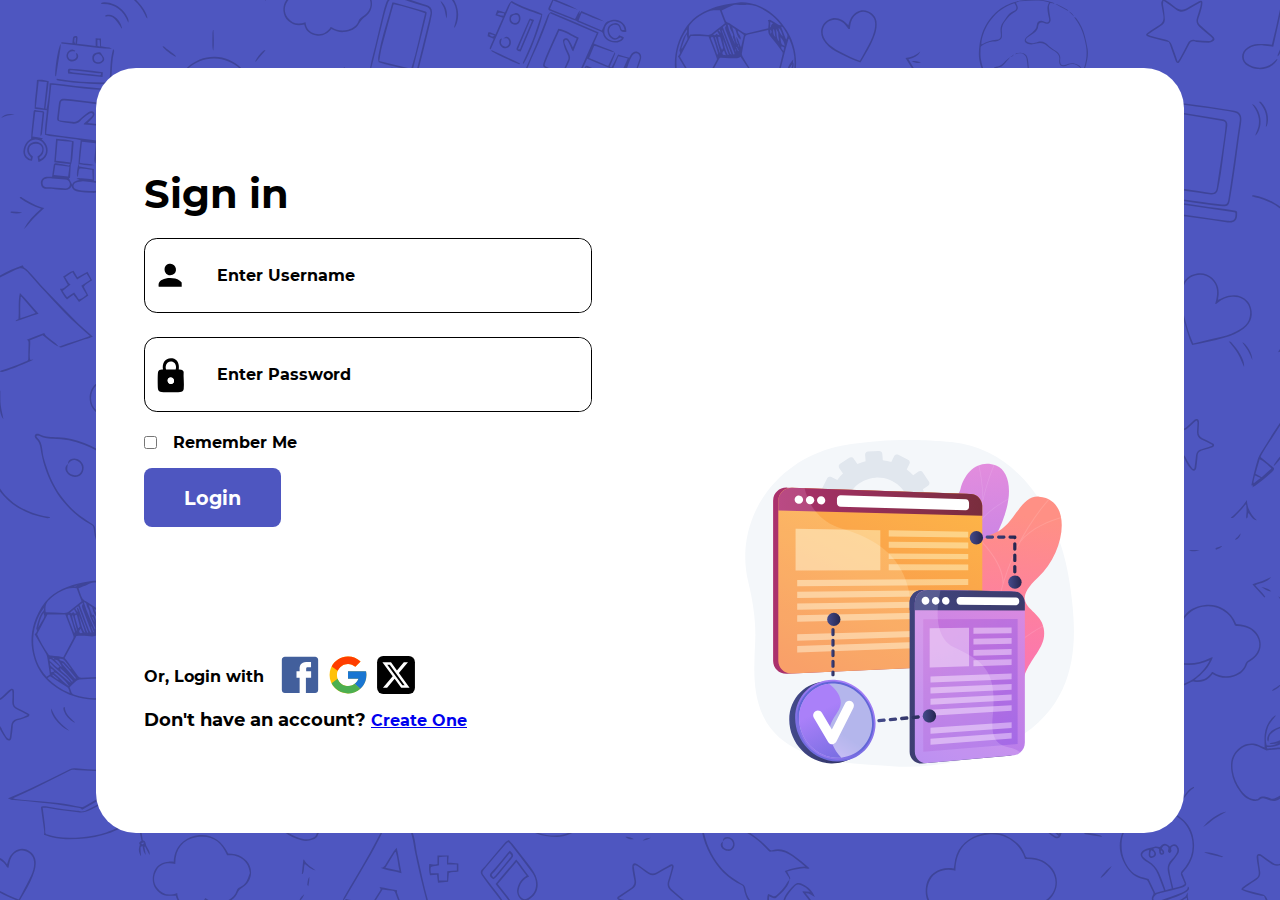
<file: index.html>
<!DOCTYPE html>
<html lang="en">

<head>
  <meta charset="UTF-8">
  <meta name="viewport" content="width=device-width, initial-scale=1.0">
  <title>Login</title>
  <link rel="stylesheet" href="styles/login.css">
</head>

<body>
  <img class="background" src="images/login/background.svg" alt="back">
  <div class="container">
    <div class="form">
      <div class="top-login">
        <div class="title-form">
          <h1>Sign in</h1>
        </div>
        <div class="input-container">
          <div class="username">
            <img src="images/login/username.svg" width="50" height="50" alt="username">
            <input type="text" class="userInput js-userInput" required>
            <span class="userplaceholder">Enter Username</span>
          </div>
          <div class="password">
            <img src="images/login/password.svg" width="50" height="50" alt="username">
            <input type="text" class="userPass js-userPass" required>
            <span class="passplaceholder">Enter Password</span>
          </div>
        </div>
        <div class="rem">
          <input type="checkbox" class="remember-check">
          <span>Remember Me</span>
        </div>
        <div class="login-btn-container">
          <button class="login-btn" id="js-login-btn">
            Login
          </button>
        </div>
      </div>
      <div class="bottom-login">
        <div class="sign-in-option">
          <span>Or, Login with</span>
          <div class="logo">
            <button>
              <img src="images/login/facebook-logo.svg" width="40" height="40" alt="facebook-logo">
            </button>
            <button>
              <img src="images/login/google-logo.svg" width="40" height="40" alt="google-logo">
            </button>
            <button>
              <img src="images/login/X-logo.svg" width="40" height="40" alt="X-logo">
            </button>
          </div>
        </div>
        <div class="signup">
          <span>Don't have an account?</span>
          <a href="register.html">Create One</a>
        </div>
      </div>
    </div>
    <div class="element">
      <img src="images/login/login-back-element.svg" alt="login-element-image">
    </div>
  </div>

  <script type="module" src="./script/login.js"></script>
</body>


</html>
</file>
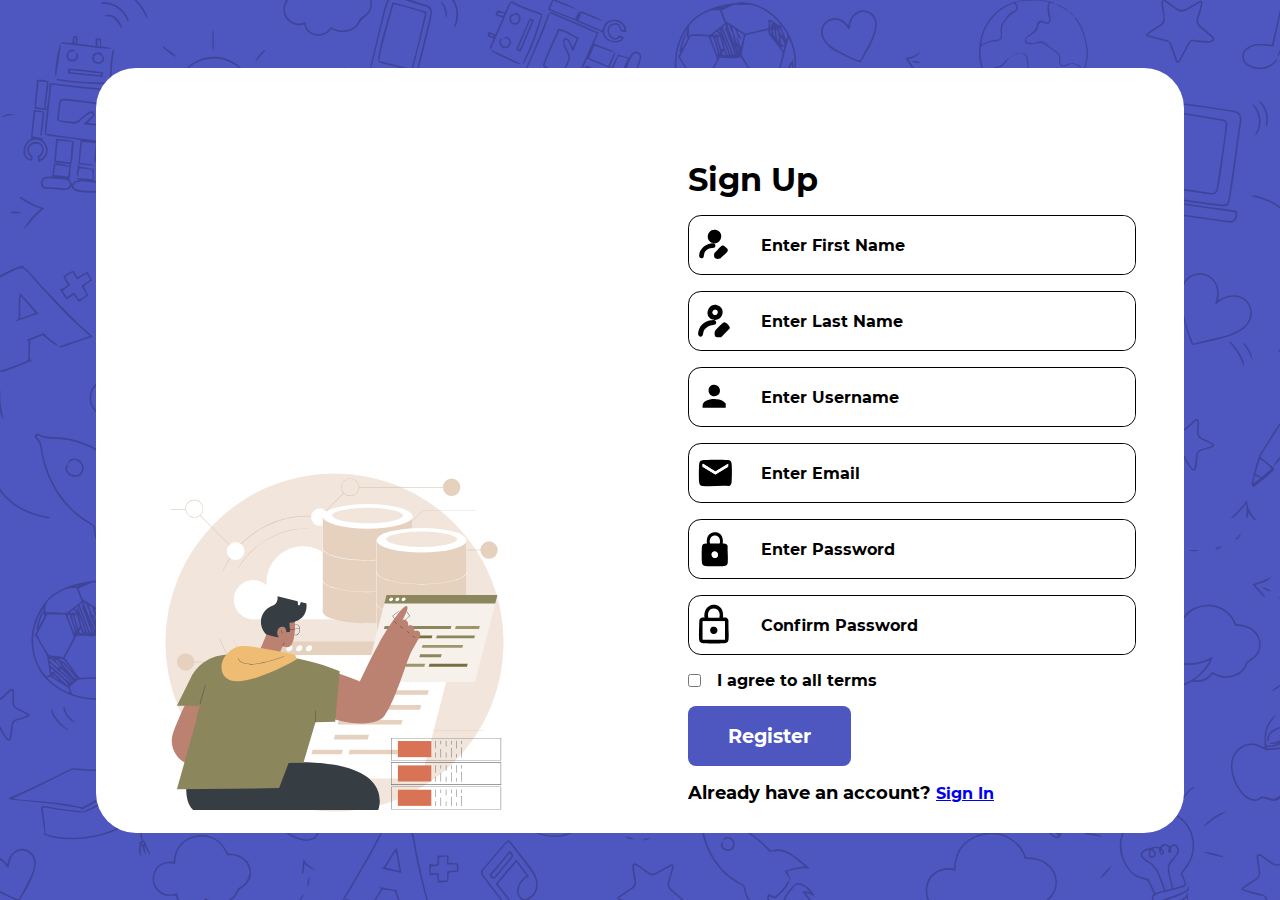
<file: register.html>
<!DOCTYPE html>
<html lang="en">

<head>
  <meta charset="UTF-8">
  <meta name="viewport" content="width=device-width, initial-scale=1.0">
  <title>Register</title>
  <link rel="stylesheet" href="styles/register.css">
</head>

<body>
  <img class="background" src="images/login/background.svg" alt="back">
  <div class="container">
    <div class="element">
      <img src="images/login/signup-back-element.svg" alt="signup-element-image">
    </div>
    <div class="form">
      <div class="div-form">
        <div class="title-form">
          <h1>Sign Up</h1>
        </div>
        <div class="input-container">
          <div class="firsname js-firstname">
            <img src="images/login/name.svg" width="50" height="50" alt="username">
            <input type="text" class="firstname-input js-firstname-input" required>
            <span class="fnplaceholder">Enter First Name</span>
          </div>
          <div class="lastname js-lastname">
            <img src="images/login/lname.svg" width="50" height="50" alt="username">
            <input type="text" class="lastname-input js-lastname-input" required>
            <span class="lnplaceholder">Enter Last Name</span>
          </div>
          <div class="username js-username">
            <img src="images/login/username.svg" width="50" height="50" alt="username">
            <input type="text" class="username-input js-username-input" required>
            <span class="unplaceholder">Enter Username</span>
          </div>
          <div class="email js-email">
            <img src="images/login/email.svg" width="50" height="50" alt="username">
            <input type="text" class="email-input js-email-input" required>
            <span class="emplaceholder">Enter Email</span>
          </div>
          <div class="password js-password">
            <img src="images/login/password.svg" width="50" height="50" alt="username">
            <input type="text" class="password-input js-password-input" required>
            <span class="passplaceholder">Enter Password</span>
          </div>
          <div class="passwordCheck js-passwordCheck">
            <img src="images/login/password-repeat.svg" width="50" height="50" alt="username">
            <input type="text" class="passwordCheck-input js-passwordCheck-input" required>
            <span class="passCplaceholder">Confirm Password</span>
          </div>
        </div>
        <div class="rem">
          <input type="checkbox" class="remember-check js-remember-check">
          <span>I agree to all terms</span>
        </div>
        <div class="signup-btn-container">
          <button class="signup-btn" id="register-button">
            Register
          </button>
        </div>
        <div class="signin">
          <span>Already have an account?</span>
          <a href="index.html">Sign In</a>
        </div>
      </div>
    </div>

    <script type="module" src="script/register.js"></script>
</body>

</html>
</file>
<file: styles/login.css>
:root {
  --primary-color : #4E56C0;
  --second-primary-color : #9B5DE0;
  --third-primary-color : #D78FEE;
  --fourth-primary-color : #FDCFFA;
}

@font-face {
  font-family: montserrat;
  src: url(/fonts/MONTSERRAT-BOLD.TTF);
}

* {
  padding: 0;
  margin: 0;
  box-sizing: border-box;
  font-family: montserrat;
}

body {
  width: 100%;
  height: 100vh;
  display: flex;
  align-items: center;
  justify-content: center;
  position: relative;
  background-color: var(--primary-color);
  overflow-y: hidden;
}

.background {
  position: absolute;
  width: 100%;
  height: 100%;
  object-fit: cover;
  z-index: -1;
  opacity: 0.2;
}

.container {
  width: 85%;
  height: 85%;
  display: flex;
  flex-direction: row;
  justify-content: center;
  align-items: center;
  overflow: hidden;
  background-color: white;
  border-radius: 2.5rem;
}

.container > div {
  width: 50%;
  height: 100%;
  padding-inline: 3rem;
}

.form {
  height: 60%;
  display: flex;
  flex-direction: column;
  align-items: start;
  justify-content: center;
  row-gap: 1rem;
}

.top-login , .bottom-login {
  width: 100%;
}

.top-login {
  margin-bottom: 7rem;
}

.title-form > h1 {
  font-size: 2.5rem;
}

.element {
  display: flex;
  align-items: flex-end;
  justify-content: flex-end;
}

.element > img {
  width: 100%;
}

.input-container {
  width: 100%;
  display: flex;
  flex-direction: column;
  align-items: start;
  justify-content: center;
  gap: 1.5rem;
  margin-block: 1.3rem;
}

.username, .password {
  border: 1px solid black;
  width: 100%;
  border-radius: 0.8rem;
  height: 75px;
  display: flex;
  flex-direction: row;
  align-items: center;
  justify-content: start;
  position: relative;
}

.username > span, .password > span {
  position: absolute;
  margin-left: 4rem;
  padding: 0.5rem;
  transition: transform 0.5s;
  pointer-events: none;
}

.userInput, .userPass {
  width: 100%;
  height: 100%;
  color: black;
  outline: none;
  border: none;
  margin-left: 1rem;
  font-size: 1.3rem;
  background-color: none;
  border-radius: 0 0.8rem 0.8rem 0;
}
.userInput:valid+.userplaceholder, .userInput:focus+.userplaceholder{
  transform: translateY(-32px);
  scale: 1;
  background-color: white;
}
.userPass:valid+.passplaceholder, .userPass:focus+.passplaceholder{
  transform: translateY(-32px);
  scale: 1;
  background-color: white;
}

.rem {
  width: 100%;
  display: flex;
  flex-direction: row;
  align-items: center;
  justify-content: start;
  margin-block: 1rem;
  gap: 1rem;
  cursor: pointer;
}

.rem > input {
  cursor: pointer;
}

.login-btn-container {
  width: 100%;
  display: flex;
  flex-direction: row;
  align-items: center;
  justify-content: start;
}

.login-btn {
  padding: 1.1rem 2.5rem;
  border: none;
  background-color: var(--primary-color);
  color: white;
  border-radius: 0.5rem;
  font-size: 1.2rem;
  cursor: pointer;
  transition: opacity 0.5s;
}

.login-btn:hover {
  opacity: 0.85;
}

.bottom-login {
  width: 100%;
  display: flex;
  flex-direction: column;
  align-items: start;
  justify-content: center;
  gap: 0.7rem;
}

.sign-in-option {
  width: 100%;
  display: flex;
  flex-direction: row;
  align-items: center;
  justify-content: start;
  gap: 1rem;
}

.logo {
  display: flex;
  flex-direction: row;
  align-items: center;
  justify-content: center;
  gap: 0.5rem;
}

.logo button {
  background-color: white;
  border: none;
  outline: none;
}

.signup > span{
  font-size: large;
  font-weight: 400;
}
</file>
<file: styles/register.css>
:root {
  --primary-color: #4E56C0;
  --second-primary-color: #9B5DE0;
  --third-primary-color: #D78FEE;
  --fourth-primary-color: #FDCFFA;
}

@font-face {
  font-family: montserrat;
  src: url(/fonts/MONTSERRAT-BOLD.TTF);
}

* {
  padding: 0;
  margin: 0;
  box-sizing: border-box;
  font-family: montserrat;
}

body {
  width: 100%;
  height: 100vh;
  display: flex;
  align-items: center;
  justify-content: center;
  position: relative;
  background-color: var(--primary-color);
  overflow-y: hidden;
}

.background {
  position: absolute;
  width: 100%;
  height: 100%;
  object-fit: cover;
  z-index: -1;
  opacity: 0.2;
}

.container {
  width: 85%;
  height: 85%;
  display: flex;
  flex-direction: row;
  justify-content: start;
  align-items: start;
  background-color: white;
  border-radius: 2.5rem;
  overflow: hidden;
}

.container > div {
  width: 50%;
  padding-inline: 3rem;
}

.form {
  width: 50%;
  height: 100%;
  display: flex;
  flex-direction: column;
  align-items: center;
  justify-content: center;
  row-gap: 1rem;
  margin-block: 2rem;
  padding-inline: 1rem;
}

.div-form {
  width: 100%;
  height: 100%;
  overflow: auto;
  display: flex;
  flex-direction: column;
  align-items: center;
  justify-content: center;
  gap: 1rem;
}

.element {
  display: flex;
  height: 100%;
  align-items: flex-end;
}

.element>img {
  width: 85%;
}

.title-form {
  width: 100%;
}

.input-container {
  width: 100%;
  display: flex;
  flex-direction: column;
  align-items: start;
  justify-content: center;
  gap: 1rem;
}

.firsname,
.lastname,
.username,
.email,
.password,
.passwordCheck {
  border: 1px solid black;
  width: 100%;
  border-radius: 0.8rem;
  height: 60px;
  display: flex;
  flex-direction: row;
  align-items: center;
  justify-content: start;
  position: relative;
}

.firsname>span,
.lastname>span,
.username>span,
.email>span,
.password>span,
.passwordCheck>span {
  position: absolute;
  margin-left: 4rem;
  padding: 0.5rem;
  transition: transform 0.5s;
  pointer-events: none;
}

.firstname-input,
.lastname-input,
.username-input,
.email-input,
.password-input,
.passwordCheck-input {
  width: 100%;
  height: 100%;
  color: black;
  outline: none;
  border: none;
  margin-left: 1rem;
  font-size: 1.3rem;
  background-color: none;
  border-radius: 0 0.8rem 0.8rem 0;
}

.firstname-input:focus+.fnplaceholder,
.firstname-input:valid+.fnplaceholder {
  transform: translateY(-26px);
  scale: 1;
  background-color: white;
}

.lastname-input:focus+.lnplaceholder,
.lastname-input:valid+.lnplaceholder {
  transform: translateY(-26px);
  scale: 1;
  background-color: white;
}

.username-input:focus+.unplaceholder,
.username-input:valid+.unplaceholder {
  transform: translateY(-26px);
  scale: 1;
  background-color: white;
}

.email-input:focus+.emplaceholder,
.email-input:valid+.emplaceholder {
  transform: translateY(-26px);
  scale: 1;
  background-color: white;
}

.password-input:focus+.passplaceholder,
.password-input:valid+.passplaceholder {
  transform: translateY(-26px);
  scale: 1;
  background-color: white;
}

.passwordCheck-input:focus+.passCplaceholder,
.passwordCheck-input:valid+.passCplaceholder {
  transform: translateY(-26px);
  scale: 1;
  background-color: white;
}

.rem {
  width: 100%;
  display: flex;
  flex-direction: row;
  align-items: center;
  justify-content: start;
  gap: 1rem;
  cursor: pointer;
}

.rem>input {
  cursor: pointer;
}

.rem > span {
  color: black;
}

.signup-btn-container {
  width: 100%;
  display: flex;
  flex-direction: row;
  align-items: center;
  justify-content: start;
}

.signup-btn {
  padding: 1.1rem 2.5rem;
  border: none;
  background-color: var(--primary-color);
  color: white;
  border-radius: 0.5rem;
  font-size: 1.2rem;
  cursor: pointer;
  transition: opacity 0.5s;
}

.signup-btn:hover {
  opacity: 0.85;
}

.signin {
  width: 100%;
}

.signin>span {
  font-size: large;
  font-weight: 400;
}
</file>
